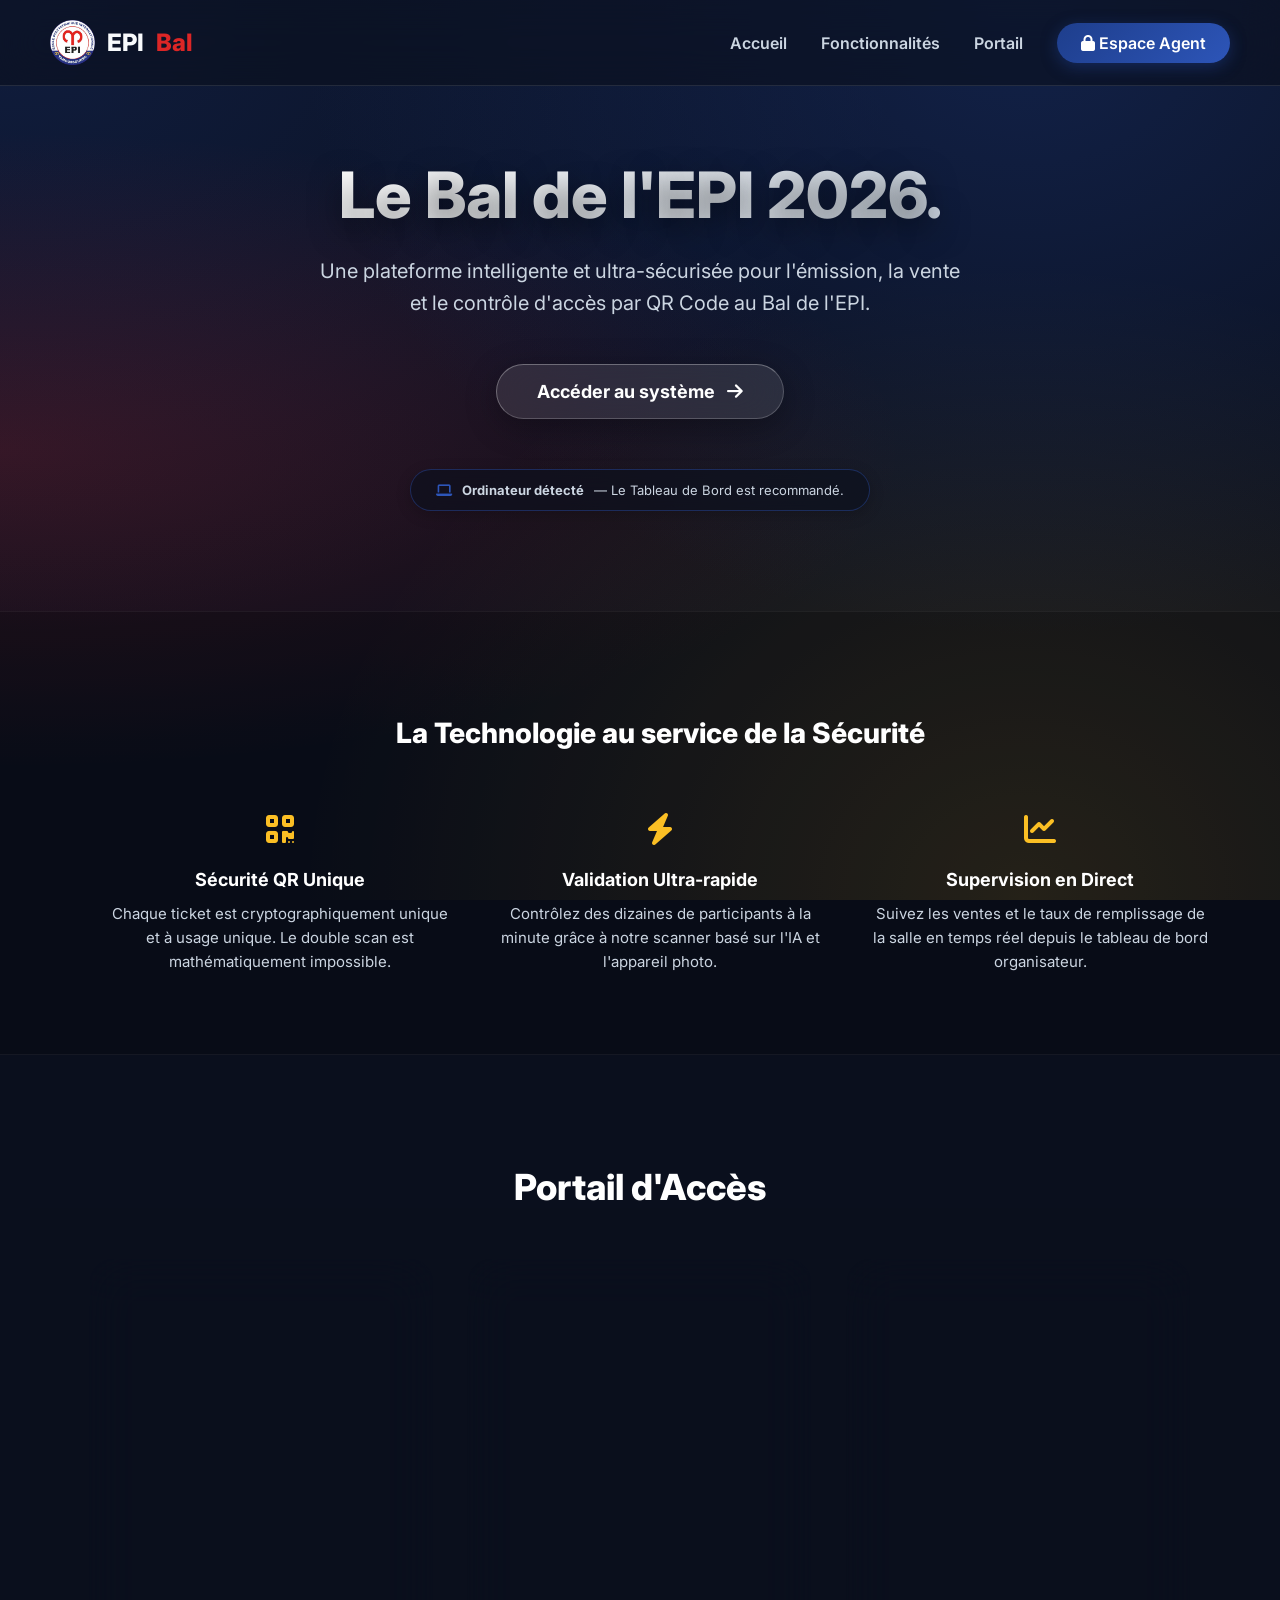
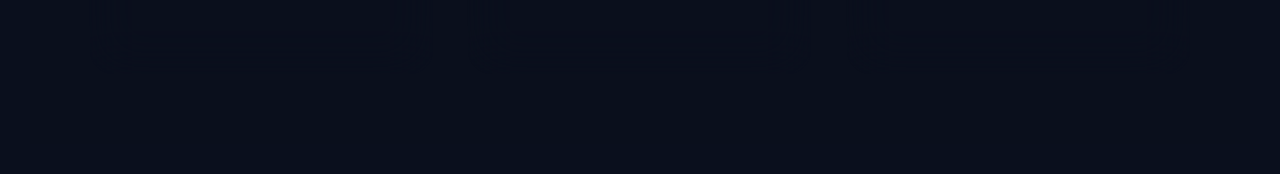
<file: index.html>
<!DOCTYPE html>
<html lang="fr">

<head>
    <meta charset="UTF-8">
    <meta name="viewport" content="width=device-width, initial-scale=1.0">
    <title>EPI Bal 2026</title>
    <link rel="icon" type="image/png" href="frontend/assets/logo.png">
    <link rel="stylesheet" href="https://cdnjs.cloudflare.com/ajax/libs/font-awesome/6.4.0/css/all.min.css">
    <style>
        @import url('https://fonts.googleapis.com/css2?family=Inter:wght@400;500;600;700;800&display=swap');

        :root {
            --text-main: #f8fafc;
            --text-muted: #cbd5e1;
            --primary: #1e3e8c;
            --primary-light: #2d55b8;
            --secondary: #dc2626;
            --accent: #fbbf24;
            --bg-dark: #0a0f1d;
        }

        body {
            font-family: 'Inter', sans-serif;
            background-color: var(--bg-dark);
            background-image: 
                radial-gradient(at 80% 0%, rgba(30, 62, 140, 0.4) 0px, transparent 50%),
                radial-gradient(at 0% 50%, rgba(220, 38, 38, 0.2) 0px, transparent 50%),
                radial-gradient(at 80% 100%, rgba(251, 191, 36, 0.15) 0px, transparent 50%),
                radial-gradient(at 0% 0%, rgba(30, 62, 140, 0.3) 0px, transparent 50%);
            background-attachment: fixed;
            background-size: cover;
            color: var(--text-main);
            margin: 0;
            padding: 0;
            overflow-x: hidden;
            display: flex;
            flex-direction: column;
            min-height: 100vh;
        }

        /* NavBar */
        nav {
            width: 100%;
            padding: 20px 50px;
            display: flex;
            justify-content: space-between;
            align-items: center;
            box-sizing: border-box;
            background: rgba(10, 15, 29, 0.6);
            backdrop-filter: blur(20px);
            -webkit-backdrop-filter: blur(20px);
            border-bottom: 1px solid rgba(255, 255, 255, 0.1);
            position: fixed;
            top: 0;
            z-index: 100;
        }

        .logo {
            font-size: 24px;
            font-weight: 800;
            color: var(--text-main);
            display: flex;
            align-items: center;
            gap: 12px;
        }

        .logo span {
            color: var(--secondary);
        }

        .nav-links a {
            text-decoration: none;
            color: var(--text-muted);
            font-weight: 600;
            margin-left: 30px;
            transition: color 0.3s;
        }

        .nav-links a:hover {
            color: var(--text-main);
        }

        .btn-nav {
            background: linear-gradient(135deg, var(--primary), var(--primary-light));
            color: #fff !important;
            padding: 10px 24px;
            border-radius: 30px;
            box-shadow: 0 4px 15px rgba(30, 62, 140, 0.5);
            transition: transform 0.2s, box-shadow 0.2s;
        }

        .btn-nav:hover {
            transform: translateY(-2px);
            box-shadow: 0 6px 20px rgba(30, 62, 140, 0.7);
        }

        /* Hero Section */
        .hero {
            flex: 1;
            display: flex;
            flex-direction: column;
            justify-content: center;
            align-items: center;
            text-align: center;
            padding: 160px 20px 100px 20px;
        }

        .hero h1 {
            font-size: 64px;
            font-weight: 800;
            line-height: 1.1;
            margin: 0;
            max-width: 800px;
            background: linear-gradient(135deg, #ffffff, #cbd5e1);
            -webkit-background-clip: text;
            background-clip: text;
            -webkit-text-fill-color: transparent;
            text-shadow: 0 10px 30px rgba(0,0,0,0.5);
        }

        .hero p {
            font-size: 20px;
            color: var(--text-muted);
            margin: 25px 0 45px 0;
            max-width: 650px;
            line-height: 1.6;
        }

        .btn-hero {
            text-decoration: none;
            background: rgba(255, 255, 255, 0.1);
            backdrop-filter: blur(25px);
            -webkit-backdrop-filter: blur(25px);
            border: 1px solid rgba(255, 255, 255, 0.2);
            border-top: 1px solid rgba(255, 255, 255, 0.3);
            border-left: 1px solid rgba(255, 255, 255, 0.3);
            color: #fff;
            font-size: 18px;
            font-weight: 700;
            padding: 16px 40px;
            border-radius: 50px;
            box-shadow: 0 8px 32px 0 rgba(0, 0, 0, 0.3);
            transition: all 0.3s ease;
            display: inline-flex;
            align-items: center;
            gap: 12px;
        }

        .btn-hero:hover {
            transform: translateY(-3px);
            background: rgba(255, 255, 255, 0.2);
            box-shadow: 0 12px 40px 0 rgba(0, 0, 0, 0.5);
            border-color: rgba(255, 255, 255, 0.4);
        }

        /* Detection Badge */
        .detection-badge {
            margin-top: 50px;
            font-size: 13px;
            color: var(--text-muted);
            background: rgba(10, 15, 29, 0.6);
            backdrop-filter: blur(15px);
            -webkit-backdrop-filter: blur(15px);
            padding: 12px 25px;
            border-radius: 30px;
            border: 1px solid rgba(255, 255, 255, 0.15);
            display: inline-flex;
            align-items: center;
            gap: 10px;
            box-shadow: 0 4px 15px rgba(0, 0, 0, 0.2);
        }

        /* Portal Section */
        .portal {
            padding: 80px 20px 100px 20px;
            width: 100%;
            max-width: 1100px;
            margin: 0 auto;
        }

        .section-title {
            text-align: center;
            font-size: 36px;
            font-weight: 800;
            margin-bottom: 50px;
            color: #fff;
        }

        .menu-grid {
            display: grid;
            grid-template-columns: repeat(auto-fit, minmax(320px, 1fr));
            gap: 35px;
        }

        .menu-card {
            background: rgba(10, 15, 29, 0.6);
            backdrop-filter: blur(25px);
            -webkit-backdrop-filter: blur(25px);
            border: 1px solid rgba(255, 255, 255, 0.1);
            border-top: 1px solid rgba(255, 255, 255, 0.2);
            border-left: 1px solid rgba(255, 255, 255, 0.2);
            border-radius: 24px;
            padding: 40px 30px;
            display: flex;
            flex-direction: column;
            text-align: left;
            text-decoration: none;
            color: var(--text-main);
            transition: all 0.4s cubic-bezier(0.175, 0.885, 0.32, 1.275);
            box-shadow: 0 10px 40px 0 rgba(0, 0, 0, 0.4);
            position: relative;
            overflow: hidden;
        }

        .menu-card::before {
            content: '';
            position: absolute;
            top: 0; left: 0; width: 100%; height: 4px;
        }

        .menu-card.dashboard::before { background: linear-gradient(90deg, var(--primary), var(--primary-light)); }
        .menu-card.vente::before { background: linear-gradient(90deg, var(--secondary), #f87171); }
        .menu-card.controle::before { background: linear-gradient(90deg, var(--accent), #fde047); }

        .menu-card:hover {
            transform: translateY(-10px);
            background: rgba(30, 41, 59, 0.8);
            box-shadow: 0 20px 50px 0 rgba(0, 0, 0, 0.6);
            border-color: rgba(255, 255, 255, 0.3);
        }

        .menu-icon {
            font-size: 38px;
            margin-bottom: 25px;
            background: rgba(255, 255, 255, 0.05);
            border: 1px solid rgba(255, 255, 255, 0.1);
            padding: 20px;
            border-radius: 20px;
            display: inline-flex;
            align-items: center;
            justify-content: center;
            width: 80px;
            height: 80px;
            box-shadow: inset 0 2px 10px rgba(255,255,255,0.1);
        }

        .menu-card.dashboard .menu-icon { color: #60a5fa; }
        .menu-card.vente .menu-icon { color: #f87171; }
        .menu-card.controle .menu-icon { color: #fde047; }

        .menu-card h3 {
            margin: 0 0 15px 0;
            font-size: 24px;
            font-weight: 700;
        }

        .menu-card p {
            margin: 0 0 30px 0;
            font-size: 15px;
            color: var(--text-muted);
            flex: 1;
            line-height: 1.6;
        }

        .arrow {
            align-self: flex-end;
            font-size: 20px;
            color: rgba(255,255,255,0.3);
            transition: transform 0.3s, color 0.3s;
            background: rgba(255,255,255,0.05);
            width: 40px; height: 40px;
            border-radius: 50%;
            display: flex; align-items: center; justify-content: center;
        }

        .menu-card:hover .arrow {
            transform: translateX(5px);
            color: #fff;
            background: rgba(255,255,255,0.15);
        }

        /* Features Section */
        .features {
            background: rgba(0, 0, 0, 0.2);
            border-top: 1px solid rgba(255,255,255,0.05);
            border-bottom: 1px solid rgba(255,255,255,0.05);
            padding: 80px 20px;
            width: 100%;
        }

        .features-container {
            max-width: 1100px;
            margin: 0 auto;
        }

        .features-grid {
            display: grid;
            grid-template-columns: repeat(auto-fit, minmax(250px, 1fr));
            gap: 40px;
        }

        .feature-item {
            text-align: center;
        }

        .feature-icon {
            font-size: 32px;
            color: var(--accent);
            margin-bottom: 20px;
            display: inline-block;
        }

        .feature-item h4 {
            font-size: 18px;
            font-weight: 700;
            margin: 0 0 12px 0;
            color: #fff;
        }

        .feature-item p {
            font-size: 15px;
            color: var(--text-muted);
            line-height: 1.6;
            margin: 0;
        }

        @media (max-width: 768px) {
            .hero h1 { font-size: 42px; }
            nav { padding: 15px 20px; }
            .nav-links a:not(.btn-nav) { display: none; }
            .menu-card { padding: 30px 20px; }
        }
    </style>
</head>

<body>

    <nav>
        <div class="logo">
            <img src="frontend/assets/logo.png" alt="Logo EPI" style="height: 45px;">
            EPI <span>Bal</span>
        </div>
        <div class="nav-links">
            <a href="#">Accueil</a>
            <a href="#features">Fonctionnalités</a>
            <a href="#portal">Portail</a>
            <a href="frontend/view/mobile/login.html" class="btn-nav"><i class="fa-solid fa-lock"></i> Espace Agent</a>
        </div>
    </nav>

    <div class="hero">
        <h1>Le Bal de l'EPI 2026.</h1>
        <p>Une plateforme intelligente et ultra-sécurisée pour l'émission, la vente et le contrôle d'accès par QR Code au Bal de l'EPI.</p>
        <a href="#portal" class="btn-hero">Accéder au système <i class="fa-solid fa-arrow-right"></i></a>

        <div class="detection-badge" id="device-info">
            <i class="fa-solid fa-spinner fa-spin"></i> Analyse de votre appareil...
        </div>
    </div>

    <div class="features" id="features">
        <div class="features-container">
            <h2 class="section-title" style="font-size: 28px; margin-bottom: 60px;">La Technologie au service de la Sécurité</h2>
            <div class="features-grid">
                <div class="feature-item">
                    <div class="feature-icon"><i class="fa-solid fa-qrcode"></i></div>
                    <h4>Sécurité QR Unique</h4>
                    <p>Chaque ticket est cryptographiquement unique et à usage unique. Le double scan est mathématiquement impossible.</p>
                </div>
                <div class="feature-item">
                    <div class="feature-icon"><i class="fa-solid fa-bolt"></i></div>
                    <h4>Validation Ultra-rapide</h4>
                    <p>Contrôlez des dizaines de participants à la minute grâce à notre scanner basé sur l'IA et l'appareil photo.</p>
                </div>
                <div class="feature-item">
                    <div class="feature-icon"><i class="fa-solid fa-chart-line"></i></div>
                    <h4>Supervision en Direct</h4>
                    <p>Suivez les ventes et le taux de remplissage de la salle en temps réel depuis le tableau de bord organisateur.</p>
                </div>
            </div>
        </div>
    </div>

    <div class="portal" id="portal">
        <h2 class="section-title">Portail d'Accès</h2>
        <div class="menu-grid">

            <a href="frontend/view/desktop/dashboard.html" class="menu-card dashboard">
                <div class="menu-icon"><i class="fa-solid fa-chart-pie"></i></div>
                <h3>Tableau de Bord</h3>
                <p>Consultez les statistiques des ventes et le flux des entrées en temps réel. Supervision globale de l'événement.</p>
                <div class="arrow"><i class="fa-solid fa-chevron-right"></i></div>
            </a>

            <a href="frontend/view/desktop/vente.html" class="menu-card vente">
                <div class="menu-icon"><i class="fa-solid fa-cash-register"></i></div>
                <h3>Guichet de Vente</h3>
                <p>Caisse enregistreuse rapide. Scanner un ticket vierge pour le valider et encaisser le paiement.</p>
                <div class="arrow"><i class="fa-solid fa-chevron-right"></i></div>
            </a>

            <a href="frontend/view/mobile/controle.html" class="menu-card controle">
                <div class="menu-icon"><i class="fa-solid fa-mobile-screen-button"></i></div>
                <h3>Contrôle d'Accès</h3>
                <p>L'interface scanner mobile pour les agents de sécurité afin de valider les entrées au Bal.</p>
                <div class="arrow"><i class="fa-solid fa-chevron-right"></i></div>
            </a>

        </div>
    </div>

    <script>
        window.onload = function () {
            const estMobile = /Mobi|Android|iPhone|iPad|iPod|BlackBerry|IEMobile|Opera Mini/i.test(navigator.userAgent);
            const badge = document.getElementById('device-info');

            if (estMobile) {
                badge.innerHTML = '<i class="fa-solid fa-mobile-screen" style="color:var(--accent);"></i> <strong>Smartphone détecté</strong> — L\'interface Contrôle d\'Accès est recommandée.';
                badge.style.borderColor = 'rgba(251, 191, 36, 0.4)';
            } else {
                badge.innerHTML = '<i class="fa-solid fa-laptop" style="color:var(--primary-light);"></i> <strong>Ordinateur détecté</strong> — Le Tableau de Bord est recommandé.';
                badge.style.borderColor = 'rgba(45, 85, 184, 0.4)';
            }
        };
    </script>
</body>

</html>
</file>
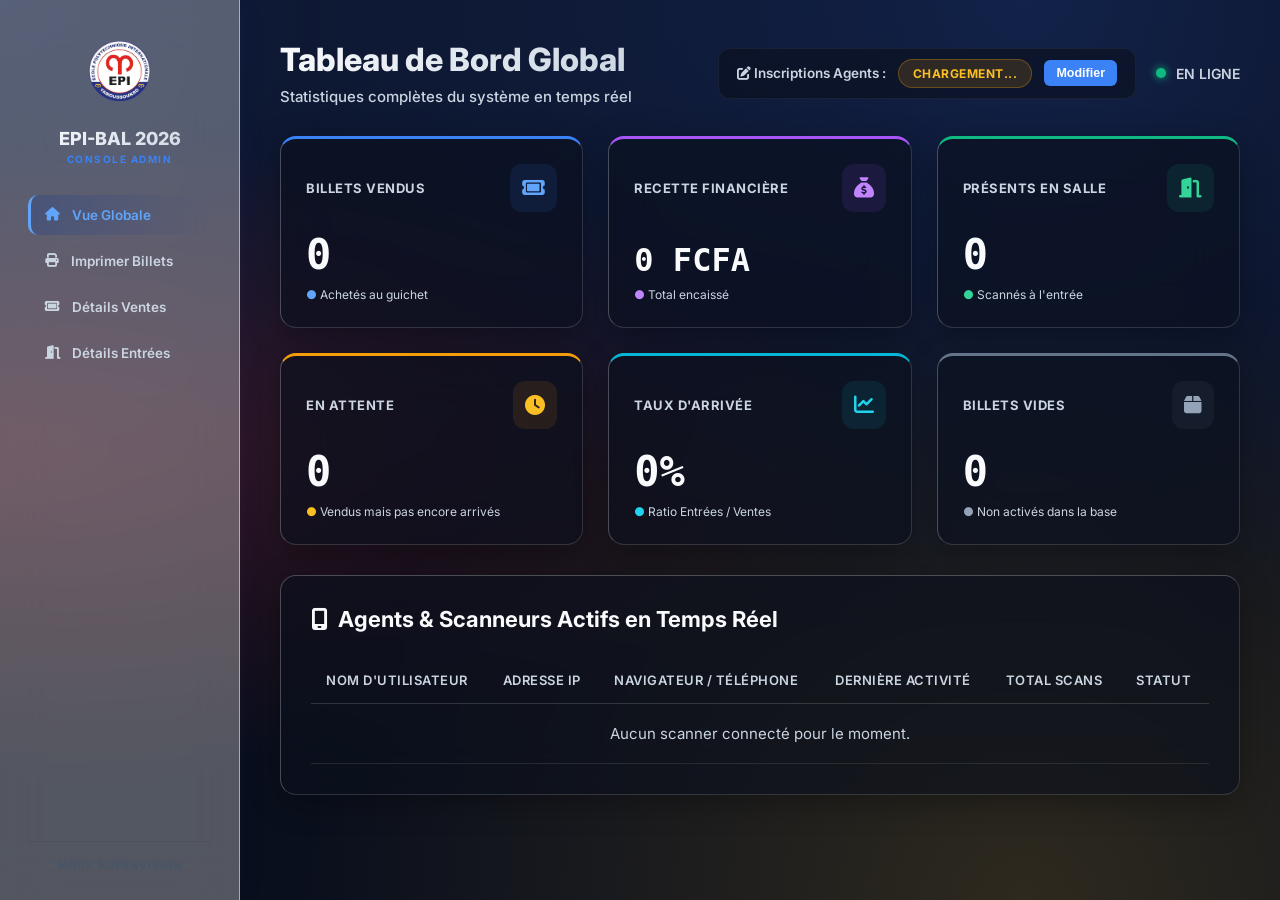
<file: frontend/view/desktop/dashboard.html>
<!DOCTYPE html>
<html lang="fr">
<head>
    <meta charset="UTF-8">
    <meta name="viewport" content="width=device-width, initial-scale=1.0">
    <title>EPI BAL 2026 - Console Centrale</title>
    <link rel="icon" type="image/png" href="../../assets/logo.png">
    <link rel="stylesheet" href="../../css/dashboard.css">
    <link rel="stylesheet" href="https://cdnjs.cloudflare.com/ajax/libs/font-awesome/6.4.0/css/all.min.css">
</head>
<body class="desktop-layout">

    <div class="sidebar glass-panel" style="border-radius:0;border:none;border-right:1px solid rgba(255,255,255,0.08);">
        <div>
            <div class="brand">
                <div class="brand-logo-container" style="background: none; border: none; padding: 0;">
                    <img src="../../assets/logo.png" alt="Logo EPI" style="height: 60px; object-fit: contain;">
                </div>
                <h3>EPI-BAL 2026</h3>
                <small>Console Admin</small>
            </div>
            <div class="nav-menu">
                <a href="dashboard.html" class="nav-link active"><i class="fa-solid fa-house"></i> Vue Globale</a>
                <a href="generer_qr.html" class="nav-link"><i class="fa-solid fa-print"></i> Imprimer Billets</a>
                <a href="vente.html" class="nav-link"><i class="fa-solid fa-ticket"></i> Détails Ventes</a>
                <a href="table_entree.html" class="nav-link"><i class="fa-solid fa-door-open"></i> Détails Entrées</a>
            </div>
        </div>
        <div class="sidebar-footer">Mode Supervision</div>
    </div>

    <div class="main-content">
        <div class="header" style="border:none;padding-bottom:0;margin-bottom:30px;">
            <div>
                <h1>Tableau de Bord Global</h1>
                <p>Statistiques complètes du système en temps réel</p>
            </div>
            <div style="display:flex; gap:20px; align-items:center;">
                <!-- Contrôle Guichet -->
                <div class="glass-panel" style="padding:10px 18px; border-radius:12px; display:flex; align-items:center; gap:12px; border:1px solid rgba(255,255,255,0.06); box-shadow:none;">
                    <span style="font-size:13.5px; font-weight:600; color:var(--text-muted);"><i class="fa-solid fa-pen-to-square"></i> Inscriptions Agents :</span>
                    <span id="labelStatutGuichet" class="badge dispo" style="margin:0;">CHARGEMENT...</span>
                    <button id="btnToggleGuichet" class="btn" style="padding:6px 12px; font-size:12.5px; font-weight:700; border-radius:6px; background:#3b82f6; display:inline-block; gap:0; height:auto; width:auto;" onclick="basculerEtatGuichet()">Modifier</button>
                </div>

                <div style="display:flex;gap:10px;align-items:center;">
                    <span style="width:10px;height:10px;background:#10b981;border-radius:50%;display:inline-block;box-shadow:0 0 8px #10b981;animation:pulse 2s infinite;"></span>
                    <span style="color:var(--text-muted);font-size:14px;font-weight:600;">EN LIGNE</span>
                </div>
            </div>
        </div>

        <div class="full-stats-grid">
            
            <!-- Ventes -->
            <div class="stat-card glass-panel" style="border-top: 3px solid #3b82f6;">
                <div class="stat-header">
                    <div class="stat-title">Billets Vendus</div>
                    <span class="stat-icon" style="background:rgba(59,130,246,0.1);color:#60a5fa;"><i class="fa-solid fa-ticket"></i></span>
                </div>
                <div class="stat-value" id="dash-vendus">0</div>
                <div class="stat-footer"><span style="color:#60a5fa;">●</span> Achetés au guichet</div>
            </div>

            <!-- Recette -->
            <div class="stat-card glass-panel" style="border-top: 3px solid #a855f7;">
                <div class="stat-header">
                    <div class="stat-title">Recette Financière</div>
                    <span class="stat-icon" style="background:rgba(168,85,247,0.1);color:#c084fc;"><i class="fa-solid fa-sack-dollar"></i></span>
                </div>
                <div class="stat-value" id="dash-recette" style="font-size:32px; padding-top:10px;">0 FCFA</div>
                <div class="stat-footer"><span style="color:#c084fc;">●</span> Total encaissé</div>
            </div>

            <!-- Entrées -->
            <div class="stat-card glass-panel" style="border-top: 3px solid #10b981;">
                <div class="stat-header">
                    <div class="stat-title">Présents en Salle</div>
                    <span class="stat-icon" style="background:rgba(16,185,129,0.1);color:#34d399;"><i class="fa-solid fa-door-open"></i></span>
                </div>
                <div class="stat-value" id="dash-entrees">0</div>
                <div class="stat-footer"><span style="color:#34d399;">●</span> Scannés à l'entrée</div>
            </div>

            <!-- En attente -->
            <div class="stat-card glass-panel" style="border-top: 3px solid #f59e0b;">
                <div class="stat-header">
                    <div class="stat-title">En Attente</div>
                    <span class="stat-icon" style="background:rgba(245,158,11,0.1);color:#fbbf24;"><i class="fa-solid fa-clock"></i></span>
                </div>
                <div class="stat-value" id="dash-attente">0</div>
                <div class="stat-footer"><span style="color:#fbbf24;">●</span> Vendus mais pas encore arrivés</div>
            </div>

            <!-- Taux -->
            <div class="stat-card glass-panel" style="border-top: 3px solid #06b6d4;">
                <div class="stat-header">
                    <div class="stat-title">Taux d'Arrivée</div>
                    <span class="stat-icon" style="background:rgba(6,182,212,0.1);color:#22d3ee;"><i class="fa-solid fa-chart-line"></i></span>
                </div>
                <div class="stat-value" id="dash-taux">0%</div>
                <div class="stat-footer"><span style="color:#22d3ee;">●</span> Ratio Entrées / Ventes</div>
            </div>

            <!-- Stock Restant (Optionnel) -->
            <div class="stat-card glass-panel" style="border-top: 3px solid #64748b;">
                <div class="stat-header">
                    <div class="stat-title">Billets Vides</div>
                    <span class="stat-icon" style="background:rgba(100,116,139,0.1);color:#94a3b8;"><i class="fa-solid fa-box"></i></span>
                </div>
                <div class="stat-value" id="dash-stock">0</div>
                <div class="stat-footer"><span style="color:#94a3b8;">●</span> Non activés dans la base</div>
            </div>

        </div>

        <!-- Section : Scanneurs Connectés -->
        <div class="table-section glass-panel" style="margin-top: 30px;">
            <h2><i class="fa-solid fa-mobile-screen"></i> Agents & Scanneurs Actifs en Temps Réel</h2>
            <div class="table-responsive">
                <table>
                    <thead>
                        <tr>
                            <th>Nom d'utilisateur</th>
                            <th>Adresse IP</th>
                            <th>Navigateur / Téléphone</th>
                            <th>Dernière Activité</th>
                            <th>Total Scans</th>
                            <th>Statut</th>
                        </tr>
                    </thead>
                    <tbody id="tableBodyScanneurs">
                        <tr>
                            <td colspan="6" style="text-align:center;color:var(--text-muted);padding:20px;">Aucun scanner connecté pour le moment.</td>
                        </tr>
                    </tbody>
                </table>
            </div>
        </div>
    </div>

    <script src="../../js/dashboard.js"></script>

</body>
</html>
</file>
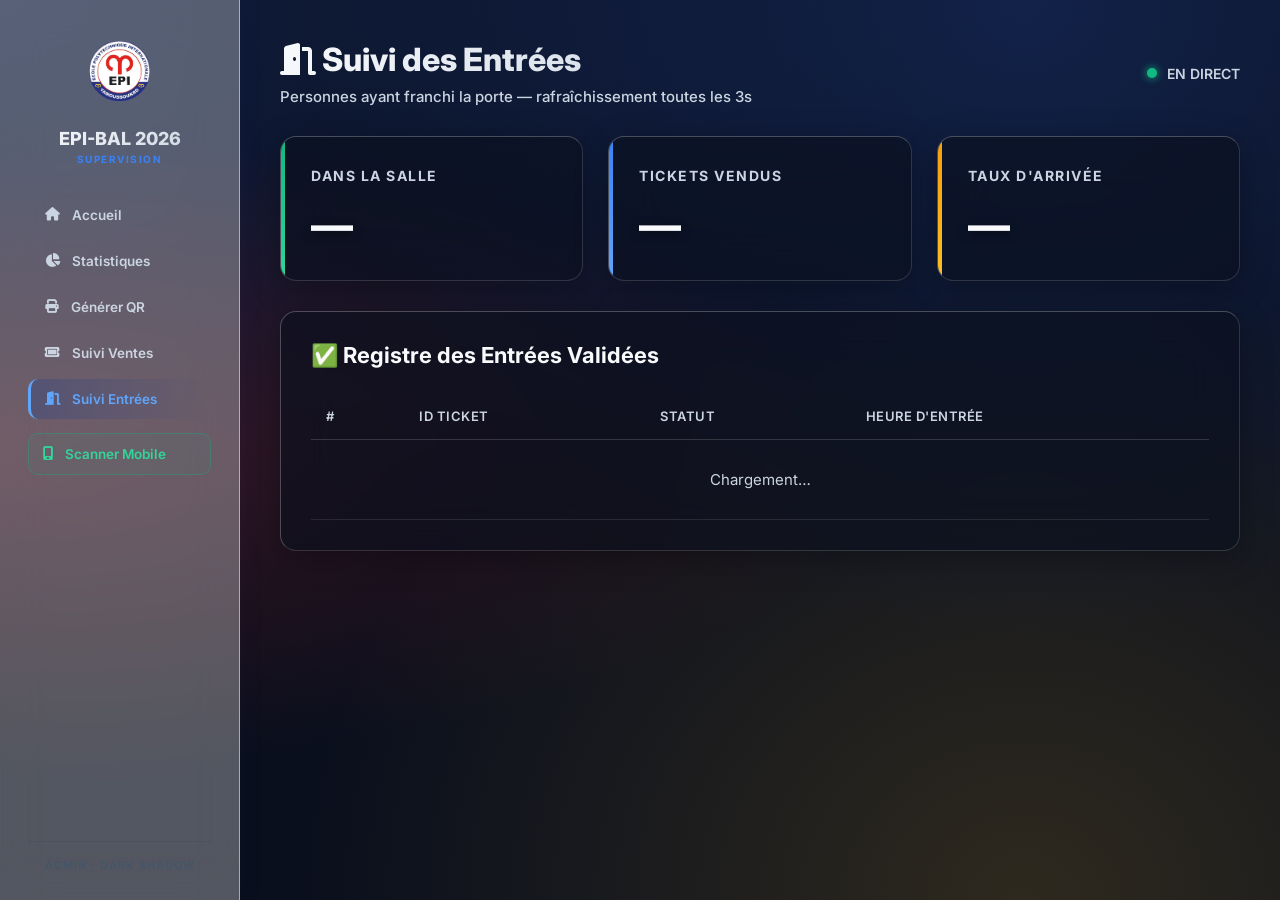
<file: frontend/view/desktop/table_entree.html>
<!DOCTYPE html>
<html lang="fr">
<head>
    <meta charset="UTF-8">
    <meta name="viewport" content="width=device-width, initial-scale=1.0">
    <title>EPI BAL 2026 - Supervision Entrées</title>
    <link rel="icon" type="image/png" href="../../assets/logo.png">
    <link rel="stylesheet" href="../../css/dashboard.css">
    <style>
        /* Animations spécifiques aux nouvelles entrées */
        @keyframes newRow { from { background: rgba(16,185,129,0.25); } to { background: transparent; } }
        .new-entry td { animation: newRow 2.5s ease-out; }
    </style>
    <link rel="stylesheet" href="https://cdnjs.cloudflare.com/ajax/libs/font-awesome/6.4.0/css/all.min.css">
</head>
<body class="desktop-layout">

    <div class="sidebar glass-panel" style="border-radius:0;border:none;border-right:1px solid rgba(255,255,255,0.08);">
        <div>
            <div class="brand">
                <div class="brand-logo-container" style="background: none; border: none; padding: 0;">
                    <img src="../../assets/logo.png" alt="Logo EPI" style="height: 60px; object-fit: contain;">
                </div>
                <h3>EPI-BAL 2026</h3>
                <small>Supervision</small>
            </div>
            <div class="nav-menu">
                <a href="dashboard.html" class="nav-link"><i class="fa-solid fa-house"></i> Accueil</a>
                <a href="vue_stats.html" class="nav-link"><i class="fa-solid fa-chart-pie"></i> Statistiques</a>
                <a href="generer_qr.html" class="nav-link"><i class="fa-solid fa-print"></i> Générer QR</a>
                <a href="vente.html" class="nav-link"><i class="fa-solid fa-ticket"></i> Suivi Ventes</a>
                <a href="table_entree.html" class="nav-link active"><i class="fa-solid fa-door-open"></i> Suivi Entrées</a>
                <a href="../mobile/controle.html" class="nav-link" style="border:1px solid rgba(16,185,129,0.3);color:#34d399;background:rgba(16,185,129,0.05);margin-top:8px;"><i class="fa-solid fa-mobile-screen"></i> Scanner Mobile</a>
            </div>
        </div>
        <div class="sidebar-footer">Admin · Dark Shadow</div>
    </div>

    <div class="main-content">
        <div class="header" style="border:none;padding-bottom:0;margin-bottom:30px;">
            <div>
                <h1><i class="fa-solid fa-door-open"></i> Suivi des Entrées</h1>
                <p>Personnes ayant franchi la porte — rafraîchissement toutes les 3s</p>
            </div>
            <div style="display:flex;gap:10px;align-items:center;">
                <span style="width:10px;height:10px;background:#10b981;border-radius:50%;display:inline-block;box-shadow:0 0 8px #10b981;animation:pulse 2s infinite;"></span>
                <span style="color:var(--text-muted);font-size:14px;font-weight:600;">EN DIRECT</span>
            </div>
        </div>

        <div class="stats-grid" style="margin-bottom:30px;">
            <div class="card green glass-panel">
                <div class="card-title">Dans la Salle</div>
                <div class="card-value"><span id="stat-entrees">—</span></div>
            </div>
            <div class="card blue glass-panel">
                <div class="card-title">Tickets Vendus</div>
                <div class="card-value"><span id="stat-vendus">—</span></div>
            </div>
            <div class="card yellow glass-panel">
                <div class="card-title">Taux d'Arrivée</div>
                <div class="card-value"><span id="stat-taux">—</span></div>
            </div>
        </div>

        <div class="table-section glass-panel">
            <h2>✅ Registre des Entrées Validées</h2>
            <div class="table-responsive">
                <table>
                    <thead>
                        <tr>
                            <th>#</th>
                            <th>ID Ticket</th>
                            <th>Statut</th>
                            <th>Heure d'Entrée</th>
                        </tr>
                    </thead>
                    <tbody id="tableBodyEntrees">
                        <tr><td colspan="4" style="text-align:center;color:var(--text-muted);padding:30px;">Chargement…</td></tr>
                    </tbody>
                </table>
            </div>
        </div>
    </div>

    <script src="../../js/dashboard.js"></script>
</body>
</html>
</file>
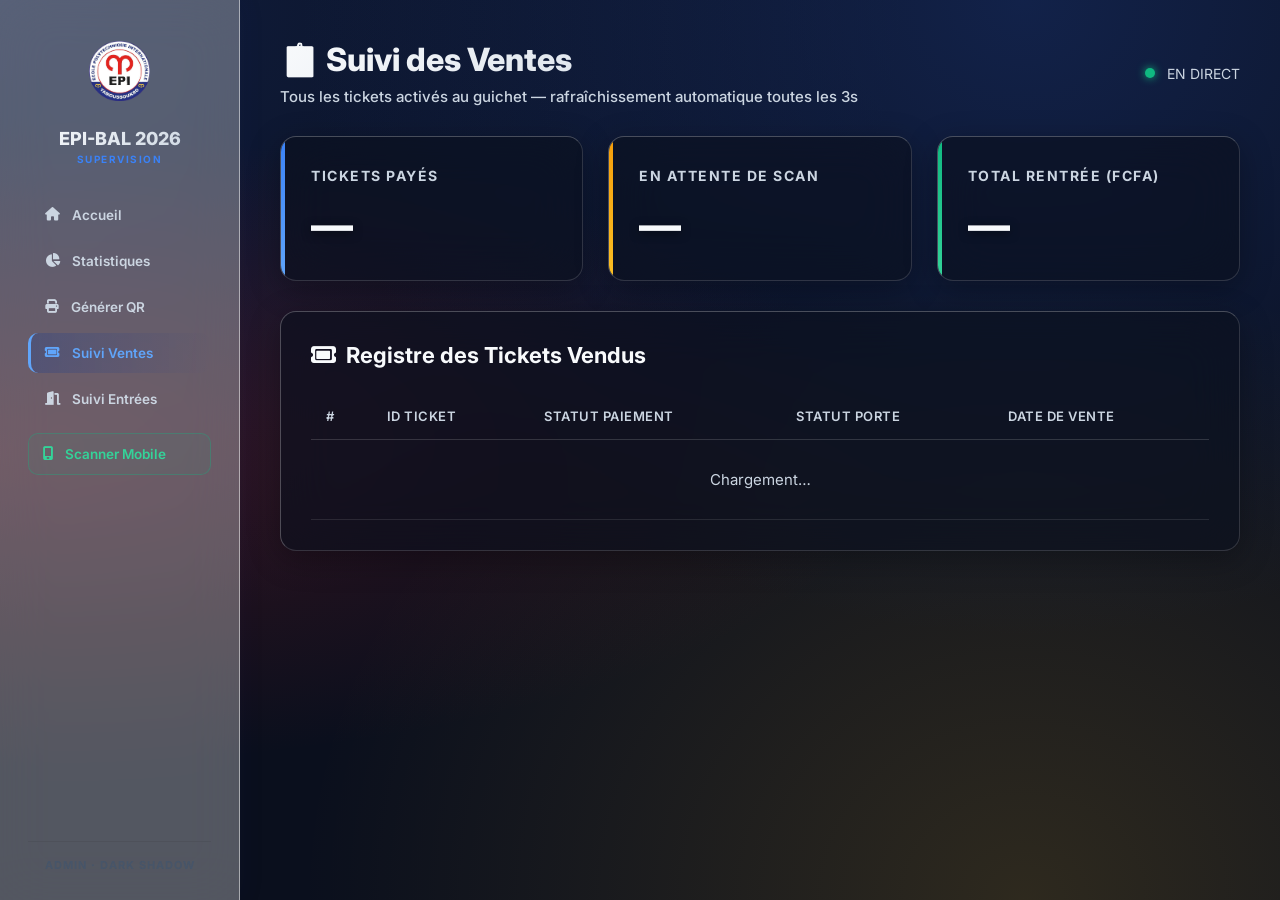
<file: frontend/view/desktop/vente.html>
<!DOCTYPE html>
<html lang="fr">
<head>
    <meta charset="UTF-8">
    <meta name="viewport" content="width=device-width, initial-scale=1.0">
    <title>EPI BAL 2026 - Supervision Ventes</title>
    <link rel="icon" type="image/png" href="../../assets/logo.png">
    <link rel="stylesheet" href="../../css/dashboard.css">
    <style>
        /* Badge spécifique à cette page */
        .badge.non-scanne { background-color: rgba(245,158,11,0.15); color: #fbbf24; border: 1px solid rgba(245,158,11,0.3); }
        @keyframes pulse { 0%,100%{opacity:1;} 50%{opacity:0.4;} }
    </style>
    <link rel="stylesheet" href="https://cdnjs.cloudflare.com/ajax/libs/font-awesome/6.4.0/css/all.min.css">
</head>
<body class="desktop-layout">

    <!-- SIDEBAR -->
    <div class="sidebar glass-panel" style="border-radius:0;border:none;border-right:1px solid rgba(255,255,255,0.08);">
        <div>
            <div class="brand">
                <div class="brand-logo-container" style="background: none; border: none; padding: 0;">
                    <img src="../../assets/logo.png" alt="Logo EPI" style="height: 60px; object-fit: contain;">
                </div>
                <h3>EPI-BAL 2026</h3>
                <small>Supervision</small>
            </div>
            <div class="nav-menu">
                <a href="dashboard.html" class="nav-link"><i class="fa-solid fa-house"></i> Accueil</a>
                <a href="vue_stats.html" class="nav-link"><i class="fa-solid fa-chart-pie"></i> Statistiques</a>
                <a href="generer_qr.html" class="nav-link"><i class="fa-solid fa-print"></i> Générer QR</a>
                <a href="vente.html" class="nav-link active"><i class="fa-solid fa-ticket"></i> Suivi Ventes</a>
                <a href="table_entree.html" class="nav-link"><i class="fa-solid fa-door-open"></i> Suivi Entrées</a>
                <a href="../mobile/controle.html" class="nav-link" style="border:1px solid rgba(16,185,129,0.3);color:#34d399;background:rgba(16,185,129,0.05);margin-top:8px;"><i class="fa-solid fa-mobile-screen"></i> Scanner Mobile</a>
            </div>
        </div>
        <div class="sidebar-footer">Admin · Dark Shadow</div>
    </div>

    <!-- CONTENU PRINCIPAL -->
    <div class="main-content">
        <div class="header" style="border:none;padding-bottom:0;margin-bottom:30px;">
            <div>
                <h1>📋 Suivi des Ventes</h1>
                <p>Tous les tickets activés au guichet — rafraîchissement automatique toutes les 3s</p>
            </div>
            <div style="display:flex;gap:12px;align-items:center;">
                <span id="liveDot" style="width:10px;height:10px;background:#10b981;border-radius:50%;display:inline-block;box-shadow:0 0 8px #10b981;animation:pulse 2s infinite;"></span>
                <span style="color:var(--text-muted);font-size:14px;">EN DIRECT</span>
            </div>
        </div>

        <!-- Résumé rapide -->
        <div class="stats-grid" style="margin-bottom:30px;">
            <div class="card blue glass-panel">
                <div class="card-title">Tickets Payés</div>
                <div class="card-value"><span id="stat-vendus">—</span></div>
            </div>
            <div class="card yellow glass-panel">
                <div class="card-title">En Attente de Scan</div>
                <div class="card-value"><span id="stat-attente">—</span></div>
            </div>
            <div class="card green glass-panel">
                <div class="card-title">Total Rentrée (FCFA)</div>
                <div class="card-value"><span id="stat-montant">—</span></div>
            </div>
        </div>

        <div class="table-section glass-panel">
            <h2><i class="fa-solid fa-ticket"></i> Registre des Tickets Vendus</h2>
            <div class="table-responsive">
                <table>
                    <thead>
                        <tr>
                            <th>#</th>
                            <th>ID Ticket</th>
                            <th>Statut Paiement</th>
                            <th>Statut Porte</th>
                            <th>Date de Vente</th>
                        </tr>
                    </thead>
                    <tbody id="tableBodyVentes">
                        <tr><td colspan="5" style="text-align:center;color:var(--text-muted);padding:30px;">Chargement…</td></tr>
                    </tbody>
                </table>
            </div>
        </div>
    </div>

    <script src="../../js/dashboard.js"></script>
</body>
</html>
</file>
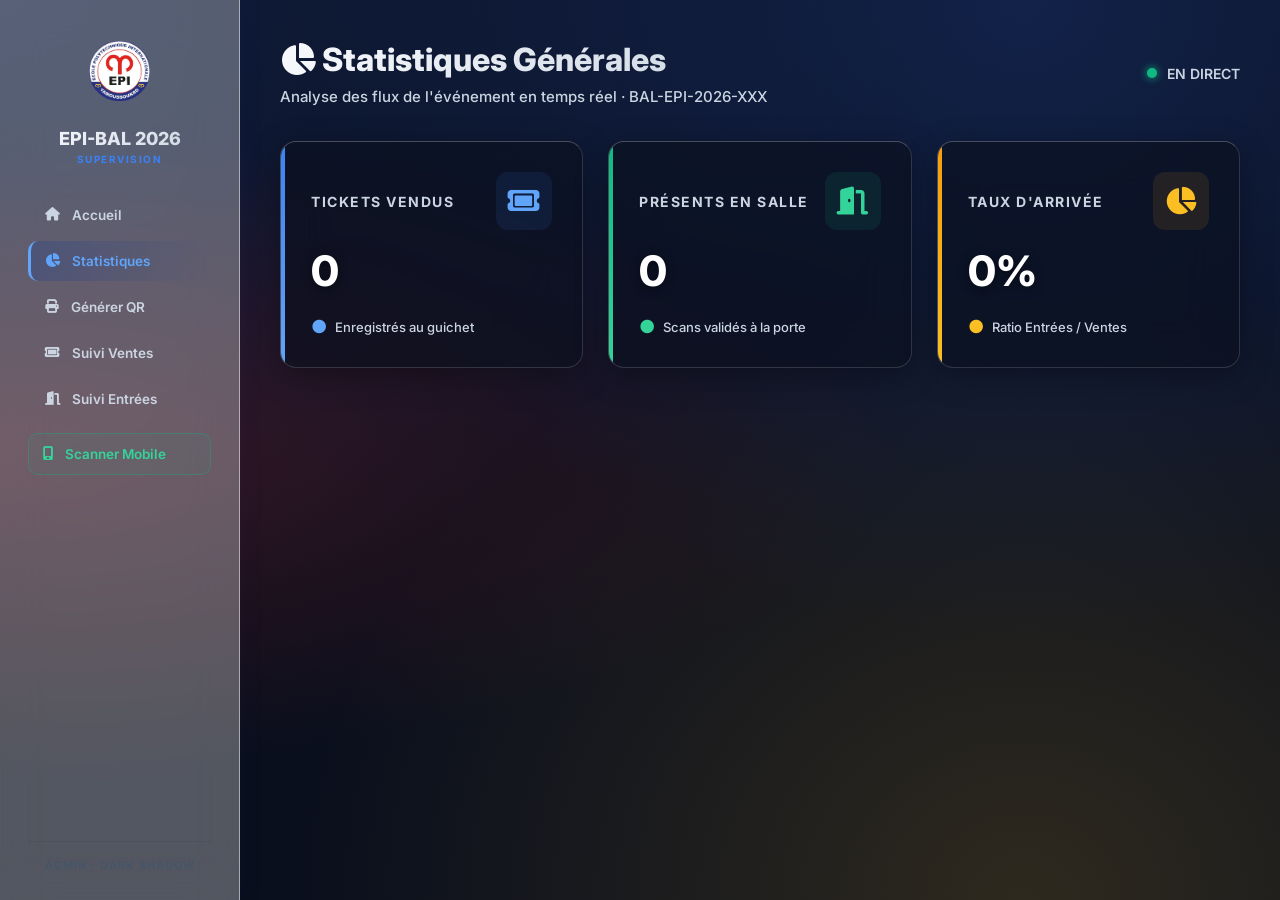
<file: frontend/view/desktop/vue_stats.html>
<!DOCTYPE html>
<html lang="fr">
<head>
    <meta charset="UTF-8">
    <meta name="viewport" content="width=device-width, initial-scale=1.0">
    <title>EPI BAL 2026 - Statistiques</title>
    <link rel="icon" type="image/png" href="../../assets/logo.png">
    <link rel="stylesheet" href="../../css/dashboard.css">
    <style>
        /* Styles spécifiques aux cartes statistiques */
        .card-icon { font-size: 28px; padding: 12px; border-radius: 12px; }
        .card-footer { color: var(--text-muted); font-size: 13px; font-weight: 500; display: flex; align-items: center; gap: 8px; margin-top: 20px; }
    </style>
    <link rel="stylesheet" href="https://cdnjs.cloudflare.com/ajax/libs/font-awesome/6.4.0/css/all.min.css">
</head>
<body class="desktop-layout">

    <div class="sidebar glass-panel" style="border-radius:0;border:none;border-right:1px solid rgba(255,255,255,0.08);">
        <div>
            <div class="brand">
                <div class="brand-logo-container" style="background: none; border: none; padding: 0;">
                    <img src="../../assets/logo.png" alt="Logo EPI" style="height: 60px; object-fit: contain;">
                </div>
                <h3>EPI-BAL 2026</h3>
                <small>Supervision</small>
            </div>
            <div class="nav-menu">
                <a href="dashboard.html" class="nav-link"><i class="fa-solid fa-house"></i> Accueil</a>
                <a href="vue_stats.html" class="nav-link active"><i class="fa-solid fa-chart-pie"></i> Statistiques</a>
                <a href="generer_qr.html" class="nav-link"><i class="fa-solid fa-print"></i> Générer QR</a>
                <a href="vente.html" class="nav-link"><i class="fa-solid fa-ticket"></i> Suivi Ventes</a>
                <a href="table_entree.html" class="nav-link"><i class="fa-solid fa-door-open"></i> Suivi Entrées</a>
                <a href="../mobile/controle.html" class="nav-link" style="border:1px solid rgba(16,185,129,0.3);color:#34d399;background:rgba(16,185,129,0.05);margin-top:8px;"><i class="fa-solid fa-mobile-screen"></i> Scanner Mobile</a>
            </div>
        </div>
        <div class="sidebar-footer">Admin · Dark Shadow</div>
    </div>

    <div class="main-content">
        <div class="header" style="border:none;padding-bottom:0;margin-bottom:35px;">
            <div>
                <h1><i class="fa-solid fa-chart-pie"></i> Statistiques Générales</h1>
                <p>Analyse des flux de l'événement en temps réel · BAL-EPI-2026-XXX</p>
            </div>
            <div style="display:flex;gap:10px;align-items:center;">
                <span style="width:10px;height:10px;background:#10b981;border-radius:50%;display:inline-block;box-shadow:0 0 8px #10b981;animation:pulse 2s infinite;"></span>
                <span style="color:var(--text-muted);font-size:14px;font-weight:600;">EN DIRECT</span>
            </div>
        </div>

        <div class="stats-grid">

            <div class="card blue glass-panel">
                <div style="display:flex;justify-content:space-between;align-items:center;">
                    <div class="card-title">Tickets Vendus</div>
                    <span class="card-icon" style="background:rgba(59,130,246,0.1);color:#60a5fa;"><i class="fa-solid fa-ticket"></i></span>
                </div>
                <div class="card-value">
                    <span id="stat-total-vendus" style="color:#fff;">0</span>
                </div>
                <div class="card-footer">
                    <span style="color:#60a5fa;font-size:18px;">●</span> Enregistrés au guichet
                </div>
            </div>

            <div class="card green glass-panel">
                <div style="display:flex;justify-content:space-between;align-items:center;">
                    <div class="card-title">Présents en Salle</div>
                    <span class="card-icon" style="background:rgba(16,185,129,0.1);color:#34d399;"><i class="fa-solid fa-door-open"></i></span>
                </div>
                <div class="card-value">
                    <span id="stat-scannes" style="color:#fff;">0</span>
                </div>
                <div class="card-footer">
                    <span style="color:#34d399;font-size:18px;">●</span> Scans validés à la porte
                </div>
            </div>

            <div class="card yellow glass-panel">
                <div style="display:flex;justify-content:space-between;align-items:center;">
                    <div class="card-title">Taux d'Arrivée</div>
                    <span class="card-icon" style="background:rgba(245,158,11,0.1);color:#fbbf24;"><i class="fa-solid fa-chart-pie"></i></span>
                </div>
                <div class="card-value">
                    <span id="stat-taux" style="color:#fff;">0%</span>
                </div>
                <div class="card-footer">
                    <span style="color:#fbbf24;font-size:18px;">●</span> Ratio Entrées / Ventes
                </div>
            </div>

        </div>
    </div>

    <script src="../../js/dashboard.js"></script>
</body>
</html>
</file>
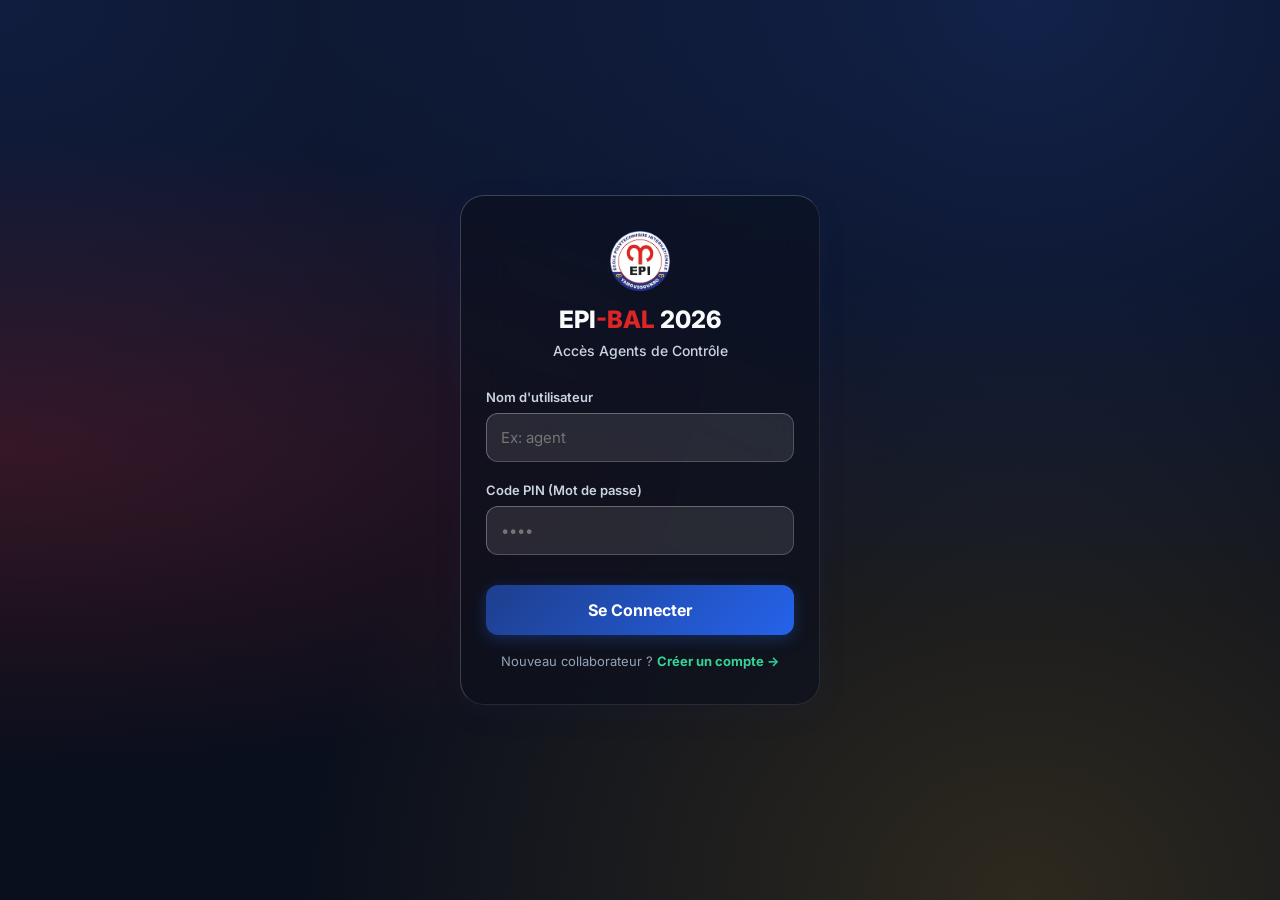
<file: frontend/view/mobile/login.html>
<!DOCTYPE html>
<html lang="fr">
<head>
    <meta charset="UTF-8">
    <meta name="viewport" content="width=device-width, initial-scale=1.0, maximum-scale=1.0">
    <title>EPI BAL 2026 - Connexion</title>
    <link rel="icon" type="image/png" href="../../assets/logo.png">
    <link rel="stylesheet" href="../../css/mobile/login.css">
    <link rel="stylesheet" href="https://cdnjs.cloudflare.com/ajax/libs/font-awesome/6.4.0/css/all.min.css">
</head>
<body>

    <div class="login-box">
        <div class="brand-header">
            <img src="../../assets/logo.png" alt="Logo EPI" style="height: 60px; margin-bottom: 10px;">
            <div class="app-logo">EPI<span>-BAL</span> 2026</div>
            <div class="subtitle">Accès Agents de Contrôle</div>
        </div>

        <div id="errorBox" class="error-msg"></div>

        <form id="loginForm" onsubmit="soumettreLogin(event)">
            <div class="input-group">
                <label>Nom d'utilisateur</label>
                <input type="text" id="username" required placeholder="Ex: agent" autocomplete="username">
            </div>
            <div class="input-group">
                <label>Code PIN (Mot de passe)</label>
                <input type="password" id="password" required placeholder="••••" autocomplete="current-password">
            </div>
            <button type="submit" class="btn-login" id="btnSubmit">Se Connecter</button>
        </form>

        <a href="register.html" style="display:block; text-align:center; margin-top:18px; color:#94a3b8; font-size:13px; text-decoration:none;">
            Nouveau collaborateur ? <span style="color:#34d399; font-weight:700;">Créer un compte →</span>
        </a>
    </div>

    <script src="../../js/mobile/login.js"></script>
</body>
</html>
</file>
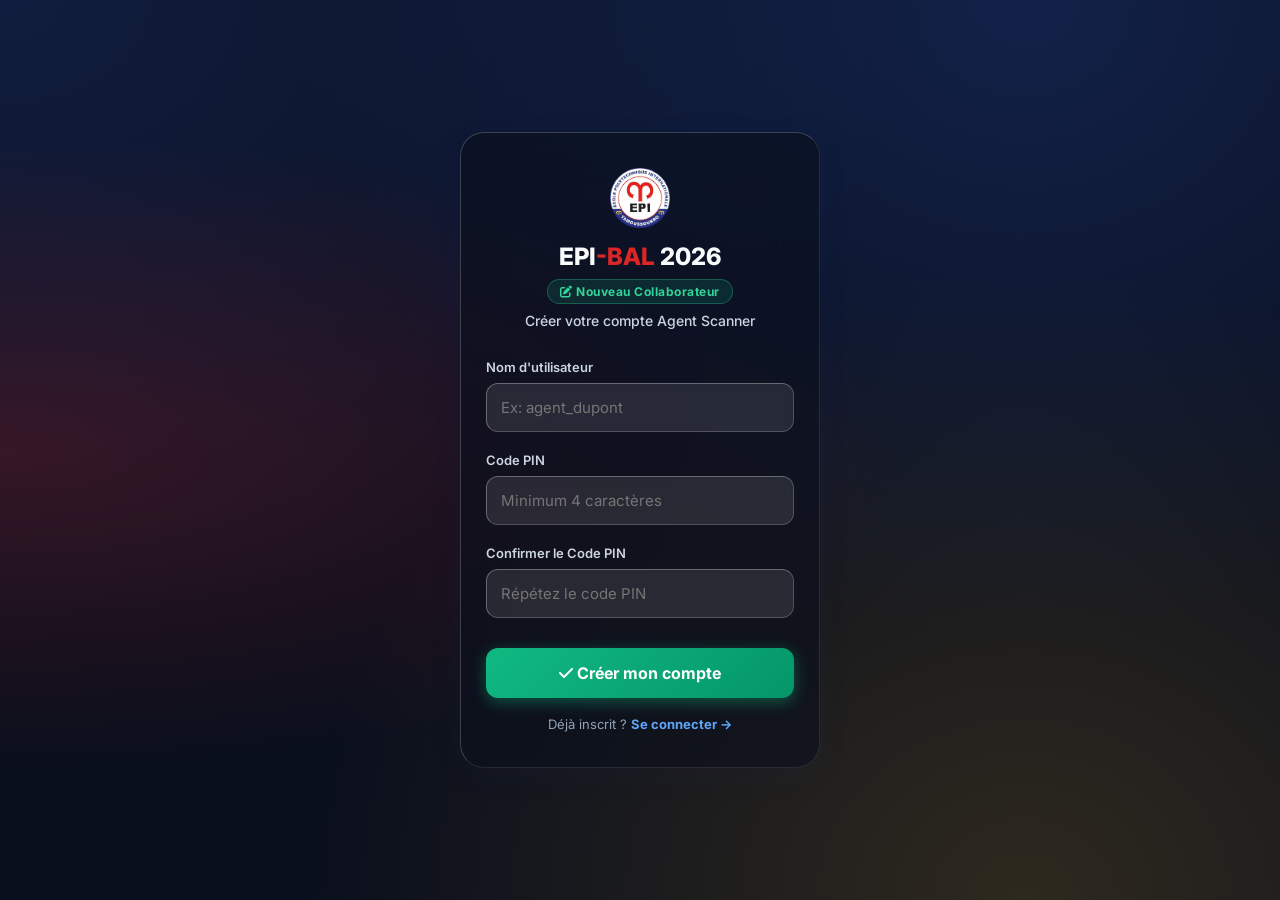
<file: frontend/view/mobile/register.html>
<!DOCTYPE html>
<html lang="fr">
<head>
    <meta charset="UTF-8">
    <meta name="viewport" content="width=device-width, initial-scale=1.0, maximum-scale=1.0">
    <title>EPI BAL 2026 - Créer un compte Agent</title>
    <link rel="icon" type="image/png" href="../../assets/logo.png">
    <link rel="stylesheet" href="../../css/mobile/login.css">
    <style>
        .register-badge {
            display: inline-block;
            background: rgba(16, 185, 129, 0.15);
            color: #34d399;
            border: 1px solid rgba(52, 211, 153, 0.3);
            border-radius: 20px;
            padding: 4px 12px;
            font-size: 12px;
            font-weight: 700;
            margin-bottom: 8px;
            letter-spacing: 0.5px;
        }
        .success-msg {
            color: #34d399;
            background: rgba(52, 211, 153, 0.1);
            border: 1px solid rgba(52, 211, 153, 0.3);
            padding: 12px;
            border-radius: 8px;
            font-size: 13px;
            text-align: center;
            margin-bottom: 20px;
            display: none;
        }
        .link-login {
            display: block;
            text-align: center;
            margin-top: 18px;
            color: #94a3b8;
            font-size: 13px;
            text-decoration: none;
        }
        .link-login span {
            color: #60a5fa;
            font-weight: 700;
        }
        .btn-register {
            width: 100%;
            padding: 15px;
            margin-top: 10px;
            background: linear-gradient(135deg, #10b981, #059669);
            color: #fff;
            font-weight: 700;
            font-size: 16px;
            border: none;
            border-radius: 12px;
            cursor: pointer;
            box-shadow: 0 4px 15px rgba(16, 185, 129, 0.4);
            transition: transform 0.2s, box-shadow 0.2s;
            font-family: 'Inter', sans-serif;
        }
        .btn-register:active { transform: scale(0.98); }
        .btn-register:disabled {
            background: #334155;
            box-shadow: none;
            cursor: not-allowed;
        }
        .blocked-banner {
            background: rgba(239, 68, 68, 0.12);
            border: 1px solid rgba(239, 68, 68, 0.3);
            color: #f87171;
            border-radius: 12px;
            padding: 16px;
            text-align: center;
            margin-bottom: 20px;
            font-size: 14px;
            font-weight: 600;
            line-height: 1.5;
            display: none;
        }
    </style>
    <link rel="stylesheet" href="https://cdnjs.cloudflare.com/ajax/libs/font-awesome/6.4.0/css/all.min.css">
</head>
<body>

    <div class="login-box">
        <div class="brand-header">
            <img src="../../assets/logo.png" alt="Logo EPI" style="height: 60px; margin-bottom: 10px;">
            <div class="app-logo">EPI<span>-BAL</span> 2026</div>
            <div class="register-badge"><i class="fa-solid fa-pen-to-square"></i> Nouveau Collaborateur</div>
            <div class="subtitle">Créer votre compte Agent Scanner</div>
        </div>

        <!-- Bandeau inscriptions fermées -->
        <div id="blockedBanner" class="blocked-banner">
            🔒 Les inscriptions sont actuellement <strong>fermées</strong>.<br>
            Contactez le responsable pour obtenir un accès.
        </div>

        <div id="errorBox" class="error-msg"></div>
        <div id="successBox" class="success-msg"></div>

        <form id="registerForm" onsubmit="soumettreInscription(event)">
            <div class="input-group">
                <label>Nom d'utilisateur</label>
                <input type="text" id="reg-username" required placeholder="Ex: agent_dupont" autocomplete="off"
                    minlength="3" maxlength="30">
            </div>
            <div class="input-group">
                <label>Code PIN</label>
                <input type="password" id="reg-password" required placeholder="Minimum 4 caractères" autocomplete="new-password">
            </div>
            <div class="input-group">
                <label>Confirmer le Code PIN</label>
                <input type="password" id="reg-confirm" required placeholder="Répétez le code PIN" autocomplete="new-password">
            </div>
            <button type="submit" class="btn-register" id="btnSubmit"><i class="fa-solid fa-check"></i> Créer mon compte</button>
        </form>

        <a href="login.html" class="link-login">Déjà inscrit ? <span>Se connecter →</span></a>
    </div>

    <script src="../../js/mobile/register.js"></script>
</body>
</html>
</file>
<file: frontend/css/dashboard.css>
@import url('https://fonts.googleapis.com/css2?family=Inter:wght@400;500;600;700;800&display=swap');

:root {
    --bg-dark: #0a0f1d;
    --card-bg: rgba(10, 15, 29, 0.6);
    --card-border: rgba(255, 255, 255, 0.15);
    --text-main: #f8fafc;
    --text-muted: #cbd5e1;
    --primary: #1e3e8c;
    --primary-glow: rgba(30, 62, 140, 0.4);
    --success: #10b981;
    --success-glow: rgba(16, 185, 129, 0.25);
    --warning: #fbbf24;
    --error: #ef4444;
    --error-glow: rgba(239, 68, 68, 0.25);
}

body {
    font-family: 'Inter', 'Segoe UI', Tahoma, sans-serif;
    background-color: var(--bg-dark);
    background-image: 
        radial-gradient(at 80% 0%, rgba(30, 62, 140, 0.4) 0px, transparent 50%),
        radial-gradient(at 0% 50%, rgba(220, 38, 38, 0.2) 0px, transparent 50%),
        radial-gradient(at 80% 100%, rgba(251, 191, 36, 0.15) 0px, transparent 50%),
        radial-gradient(at 0% 0%, rgba(30, 62, 140, 0.3) 0px, transparent 50%);
    background-attachment: fixed;
    background-size: cover;
    color: var(--text-main);
    margin: 0;
    padding: 30px;
    min-height: 100vh;
}

/* Glassmorphism Classes */
.glass-panel {
    background: var(--card-bg);
    backdrop-filter: blur(25px);
    -webkit-backdrop-filter: blur(25px);
    border: 1px solid var(--card-border);
    border-top: 1px solid rgba(255, 255, 255, 0.25);
    border-left: 1px solid rgba(255, 255, 255, 0.25);
    border-radius: 16px;
    box-shadow: 0 8px 32px 0 rgba(0, 0, 0, 0.3);
}

/* Emplacement Logo EPI */
.brand { text-align: center; margin-bottom: 20px; }
.brand-logo-container {
    width: 85px; height: 85px;
    margin: 0 auto 15px auto;
    background: rgba(0,0,0,0.03);
    border: 2px dashed rgba(0,0,0,0.1);
    border-radius: 20px; /* Forme de blason/app moderne */
    display: flex; align-items: center; justify-content: center;
    overflow: hidden;
}
.brand-logo-container img { width: 100%; height: 100%; object-fit: contain; }

/* En-tête principal */
.header {
    margin-bottom: 40px;
    border-bottom: 1px solid var(--card-border);
    padding-bottom: 25px;
    display: flex;
    justify-content: space-between;
    align-items: center;
}

.header h1 {
    margin: 0;
    font-size: 32px;
    font-weight: 800;
    background: linear-gradient(135deg, #f8fafc 0%, #cbd5e1 100%);
    -webkit-background-clip: text;
    background-clip: text;
    -webkit-text-fill-color: transparent;
}

.header p {
    color: var(--text-muted);
    margin: 8px 0 0 0;
    font-size: 15px;
    font-weight: 500;
}

.btn {
    padding: 14px 24px;
    font-size: 14px;
    font-weight: 600;
    color: white;
    border: none;
    border-radius: 10px;
    cursor: pointer;
    transition: all 0.3s ease;
    display: inline-flex;
    align-items: center;
    justify-content: center;
    gap: 8px;
    text-decoration: none;
}

.btn-primary {
    background: linear-gradient(135deg, #3b82f6 0%, #2563eb 100%);
    box-shadow: 0 4px 15px var(--primary-glow);
}

.btn-primary:hover {
    transform: translateY(-2px);
    box-shadow: 0 6px 20px var(--primary-glow);
}

.btn-success {
    background: linear-gradient(135deg, #10b981 0%, #059669 100%);
    box-shadow: 0 4px 15px var(--success-glow);
}

.btn-success:hover {
    transform: translateY(-2px);
    box-shadow: 0 6px 20px var(--success-glow);
}

.btn-refresh {
    background-color: rgba(255, 255, 255, 0.05);
    border: 1px solid var(--card-border);
}

.btn-refresh:hover {
    background-color: rgba(255, 255, 255, 0.1);
}

/* Grille des cartes de statistiques */
.stats-grid {
    display: grid;
    grid-template-columns: repeat(auto-fit, minmax(280px, 1fr));
    gap: 25px;
    margin-bottom: 40px;
}

.card {
    padding: 30px;
    position: relative;
    overflow: hidden;
    transition: transform 0.3s ease, box-shadow 0.3s ease;
}

.card:hover {
    transform: translateY(-5px);
    box-shadow: 0 12px 40px rgba(0, 0, 0, 0.08);
}

.card::before {
    content: '';
    position: absolute;
    top: 0;
    left: 0;
    width: 4px;
    height: 100%;
}

.card.blue::before {
    background: linear-gradient(to bottom, #3b82f6, #60a5fa);
}

.card.green::before {
    background: linear-gradient(to bottom, #10b981, #34d399);
}

.card.yellow::before {
    background: linear-gradient(to bottom, #f59e0b, #fbbf24);
}

.card-title {
    color: var(--text-muted);
    font-size: 14px;
    text-transform: uppercase;
    font-weight: 700;
    letter-spacing: 1.5px;
}

.card-value {
    font-size: 42px;
    font-weight: 800;
    margin-top: 15px;
    display: flex;
    align-items: center;
    justify-content: space-between;
    text-shadow: 0 2px 10px rgba(0, 0, 0, 0.5);
}

/* Zone d'affichage du registre / Tableau */
.table-section {
    padding: 30px;
    margin-top: 30px;
}

.table-section h2 {
    margin-top: 0;
    font-size: 22px;
    margin-bottom: 25px;
    font-weight: 700;
    color: var(--text-main);
    display: flex;
    align-items: center;
    gap: 10px;
}

.table-responsive {
    overflow-x: auto;
}

table {
    width: 100%;
    border-collapse: separate;
    border-spacing: 0;
    text-align: left;
}

th {
    color: var(--text-muted);
    padding: 15px;
    border-bottom: 1px solid var(--card-border);
    font-weight: 600;
    font-size: 13px;
    text-transform: uppercase;
    letter-spacing: 0.5px;
}

td {
    padding: 18px 15px;
    border-bottom: 1px solid rgba(255, 255, 255, 0.1);
    font-size: 15px;
    color: var(--text-main);
}

tbody tr {
    transition: background-color 0.2s;
}

tbody tr:hover {
    background-color: rgba(255, 255, 255, 0.05);
}

/* Étiquettes d'état (Badges) */
.badge {
    padding: 6px 14px;
    border-radius: 20px;
    font-size: 12px;
    font-weight: 700;
    letter-spacing: 0.5px;
    display: inline-block;
}

.badge.vendu {
    background-color: rgba(59, 130, 246, 0.15);
    color: #60a5fa;
    border: 1px solid rgba(59, 130, 246, 0.3);
}

.badge.scanne {
    background-color: rgba(16, 185, 129, 0.15);
    color: #34d399;
    border: 1px solid rgba(16, 185, 129, 0.3);
}

.badge.dispo {
    background-color: rgba(245, 158, 11, 0.15);
    color: #fbbf24;
    border: 1px solid rgba(245, 158, 11, 0.3);
}

/* Scanner Container */
#reader {
    width: 100%;
    max-width: 500px;
    margin: 0 auto;
    border-radius: 16px;
    overflow: hidden;
    border: 2px solid var(--card-border);
    box-shadow: 0 10px 30px rgba(0, 0, 0, 0.5);
    background: #000;
}

/* Result Box */
.verif-result {
    padding: 25px;
    border-radius: 16px;
    text-align: center;
    margin-top: 25px;
    font-weight: bold;
    font-size: 18px;
    display: none;
    animation: popIn 0.4s cubic-bezier(0.175, 0.885, 0.32, 1.275);
}

.verif-result.success {
    background: rgba(16, 185, 129, 0.15);
    color: #34d399;
    border: 1px solid rgba(16, 185, 129, 0.4);
    box-shadow: 0 0 20px rgba(16, 185, 129, 0.2);
}

.verif-result.error {
    background: rgba(239, 68, 68, 0.15);
    color: #f87171;
    border: 1px solid rgba(239, 68, 68, 0.4);
    box-shadow: 0 0 20px rgba(239, 68, 68, 0.2);
}

@keyframes popIn {
    0% {
        transform: scale(0.9);
        opacity: 0;
    }

    100% {
        transform: scale(1);
        opacity: 1;
    }
}

/* ============================================================
   LAYOUT COMMUN — Sidebar + Main (toutes pages desktop)
   ============================================================ */

/* Mise en page principale (flex horizontal) */
body.desktop-layout {
    display: flex;
    padding: 0;
    margin: 0;
}

.sidebar {
    width: 240px;
    padding: 28px;
    display: flex;
    flex-direction: column;
    justify-content: space-between;
    height: 100vh;
    box-sizing: border-box;
    position: fixed;
    left: 0;
    top: 0;
    background: rgba(255, 255, 255, 0.3) !important;
    backdrop-filter: blur(25px) !important;
    -webkit-backdrop-filter: blur(25px) !important;
    border-right: 1px solid rgba(255, 255, 255, 0.5) !important;
    box-shadow: 4px 0 24px rgba(31, 38, 135, 0.05);
    border-radius: 0 !important;
}

.brand h3 {
    margin: 0;
    font-size: 18px;
    font-weight: 800;
    text-align: center;
    background: linear-gradient(135deg, #f8fafc 0%, #cbd5e1 100%);
    -webkit-background-clip: text;
    background-clip: text;
    -webkit-text-fill-color: transparent;
}

.brand small {
    display: block;
    text-align: center;
    color: #3b82f6;
    font-weight: 700;
    font-size: 10px;
    text-transform: uppercase;
    letter-spacing: 1.5px;
    margin-top: 4px;
}

.nav-menu {
    display: flex;
    flex-direction: column;
    gap: 6px;
    margin-top: 30px;
    flex-grow: 1;
}

.nav-link {
    display: flex;
    align-items: center;
    gap: 12px;
    padding: 12px 14px;
    color: var(--text-muted);
    text-decoration: none;
    font-size: 13.5px;
    font-weight: 600;
    border-radius: 10px;
    transition: all 0.2s;
    border-left: 3px solid transparent;
}

.nav-link:hover {
    background: rgba(255, 255, 255, 0.05);
    color: var(--text-main);
}

.nav-link.active {
    background: linear-gradient(90deg, rgba(30, 62, 140, 0.3) 0%, transparent 100%);
    color: #60a5fa;
    border-left-color: #60a5fa;
}

.sidebar-footer {
    color: #475569;
    font-size: 11px;
    font-weight: 700;
    text-transform: uppercase;
    letter-spacing: 1px;
    border-top: 1px solid rgba(0, 0, 0, 0.07);
    padding-top: 16px;
    text-align: center;
}

.main-content {
    flex: 1;
    padding: 40px;
    box-sizing: border-box;
    margin-left: 240px;
}

/* ============================================================
   CARTES STATISTIQUES (dashboard.html)
   ============================================================ */

.full-stats-grid {
    display: grid;
    grid-template-columns: repeat(auto-fit, minmax(280px, 1fr));
    gap: 25px;
    margin-top: 20px;
}

.stat-card {
    padding: 25px;
    border-radius: 16px;
    display: flex;
    flex-direction: column;
    justify-content: space-between;
}

.stat-header {
    display: flex;
    justify-content: space-between;
    align-items: center;
}

.stat-title {
    font-weight: 700;
    color: var(--text-muted);
    font-size: 13px;
    text-transform: uppercase;
    letter-spacing: 0.5px;
}

.stat-icon {
    padding: 12px;
    border-radius: 12px;
    font-size: 20px;
}

.stat-value {
    font-size: 42px;
    font-weight: 800;
    color: var(--text-main);
    margin: 18px 0 8px 0;
    font-family: monospace;
}

.stat-footer {
    font-size: 12px;
    color: var(--text-muted);
}

/* ============================================================
   RESPONSIVE (MOBILES & TABLETTES)
   ============================================================ */
@media (max-width: 768px) {
    body.desktop-layout {
        flex-direction: column;
    }

    .sidebar {
        position: relative;
        width: 100% !important;
        height: auto !important;
        border-right: none !important;
        border-bottom: 1px solid var(--card-border) !important;
        padding: 20px;
    }

    .nav-menu {
        flex-direction: row;
        flex-wrap: wrap;
        justify-content: center;
        gap: 10px;
        margin-top: 20px;
    }

    .nav-link {
        flex: 1 1 calc(50% - 10px);
        text-align: center;
        justify-content: center;
    }

    .main-content {
        margin-left: 0;
        padding: 15px;
        width: 100%;
        overflow-x: hidden;
    }

    .header {
        flex-direction: column;
        align-items: flex-start;
        gap: 20px;
    }

    .header > div:last-child {
        width: 100%;
        flex-direction: column;
        align-items: stretch;
    }

    .header .glass-panel {
        width: 100%;
        justify-content: space-between;
        box-sizing: border-box;
    }

    .full-stats-grid {
        grid-template-columns: 1fr;
    }
    
    .table-responsive {
        width: 100%;
        overflow-x: auto;
    }
}
</file>
<file: frontend/css/mobile/login.css>
/* ============================================================
   frontend/css/mobile/login.css
   Styles de la page de connexion Mobile - BAL EPI 2026
   ============================================================ */

@import url('https://fonts.googleapis.com/css2?family=Inter:wght@400;600;700;800&display=swap');

* { box-sizing: border-box; margin: 0; padding: 0; }

body {
    font-family: 'Inter', sans-serif;
    background-color: #0a0f1d;
    background-image: 
        radial-gradient(at 80% 0%, rgba(30, 62, 140, 0.4) 0px, transparent 50%),
        radial-gradient(at 0% 50%, rgba(220, 38, 38, 0.2) 0px, transparent 50%),
        radial-gradient(at 80% 100%, rgba(251, 191, 36, 0.15) 0px, transparent 50%),
        radial-gradient(at 0% 0%, rgba(30, 62, 140, 0.3) 0px, transparent 50%);
    background-attachment: fixed;
    background-size: cover;
    color: #f8fafc;
    min-height: 100vh;
    display: flex;
    flex-direction: column;
    align-items: center;
    justify-content: center;
    padding: 20px;
}

.login-box {
    width: 100%;
    max-width: 360px;
    background: rgba(10, 15, 29, 0.6);
    border: 1px solid rgba(255, 255, 255, 0.1);
    border-top: 1px solid rgba(255, 255, 255, 0.2);
    border-left: 1px solid rgba(255, 255, 255, 0.2);
    border-radius: 24px;
    padding: 35px 25px;
    box-shadow: 0 8px 32px 0 rgba(31, 38, 135, 0.07);
    backdrop-filter: blur(25px);
    -webkit-backdrop-filter: blur(25px);
}

.brand-header { text-align: center; margin-bottom: 30px; }
.app-logo { font-size: 24px; font-weight: 800; color: #f8fafc; margin-bottom: 8px; }
.app-logo span { color: #dc2626; }
.subtitle { color: #cbd5e1; font-size: 14px; font-weight: 500; }

.input-group { margin-bottom: 20px; }
.input-group label {
    display: block;
    font-size: 13px;
    color: #cbd5e1;
    margin-bottom: 8px;
    font-weight: 600;
}
.input-group input {
    width: 100%;
    padding: 14px;
    background: rgba(255, 255, 255, 0.1);
    border: 1px solid rgba(255, 255, 255, 0.2);
    border-top: 1px solid rgba(255, 255, 255, 0.3);
    border-left: 1px solid rgba(255, 255, 255, 0.3);
    border-radius: 12px;
    color: #f8fafc;
    font-family: 'Inter', sans-serif;
    font-size: 15px;
    transition: border-color 0.3s, box-shadow 0.3s;
    box-shadow: inset 0 2px 5px rgba(0,0,0,0.02);
}
.input-group input:focus {
    border-color: #1e3e8c;
    background: rgba(255, 255, 255, 0.15);
    outline: none;
    box-shadow: 0 0 0 3px rgba(30, 62, 140, 0.2), inset 0 2px 5px rgba(0,0,0,0.02);
}

.btn-login {
    width: 100%;
    padding: 15px;
    margin-top: 10px;
    background: linear-gradient(135deg, #1e3e8c, #2563eb);
    color: #fff;
    font-weight: 700;
    font-size: 16px;
    border: none;
    border-radius: 12px;
    cursor: pointer;
    box-shadow: 0 4px 15px rgba(37, 99, 235, 0.3);
    transition: transform 0.2s, box-shadow 0.2s;
    font-family: 'Inter', sans-serif;
}
.btn-login:active { transform: scale(0.98); }

.error-msg {
    color: #f87171;
    background: rgba(248, 113, 113, 0.1);
    border: 1px solid rgba(248, 113, 113, 0.3);
    padding: 12px;
    border-radius: 8px;
    font-size: 13px;
    text-align: center;
    margin-bottom: 20px;
    display: none;
}

/* === RESPONSIVITÉ (CONNEXION & INSCRIPTION) === */
@media (max-width: 380px) {
    body {
        padding: 10px;
    }
    .login-box {
        padding: 25px 15px;
        border-radius: 16px;
    }
    .brand-header {
        margin-bottom: 20px;
    }
    .app-logo {
        font-size: 21px;
    }
    .input-group {
        margin-bottom: 15px;
    }
    .input-group input {
        padding: 12px;
        font-size: 14px;
    }
    .btn-login {
        padding: 13px;
        font-size: 15px;
    }
}
</file>
